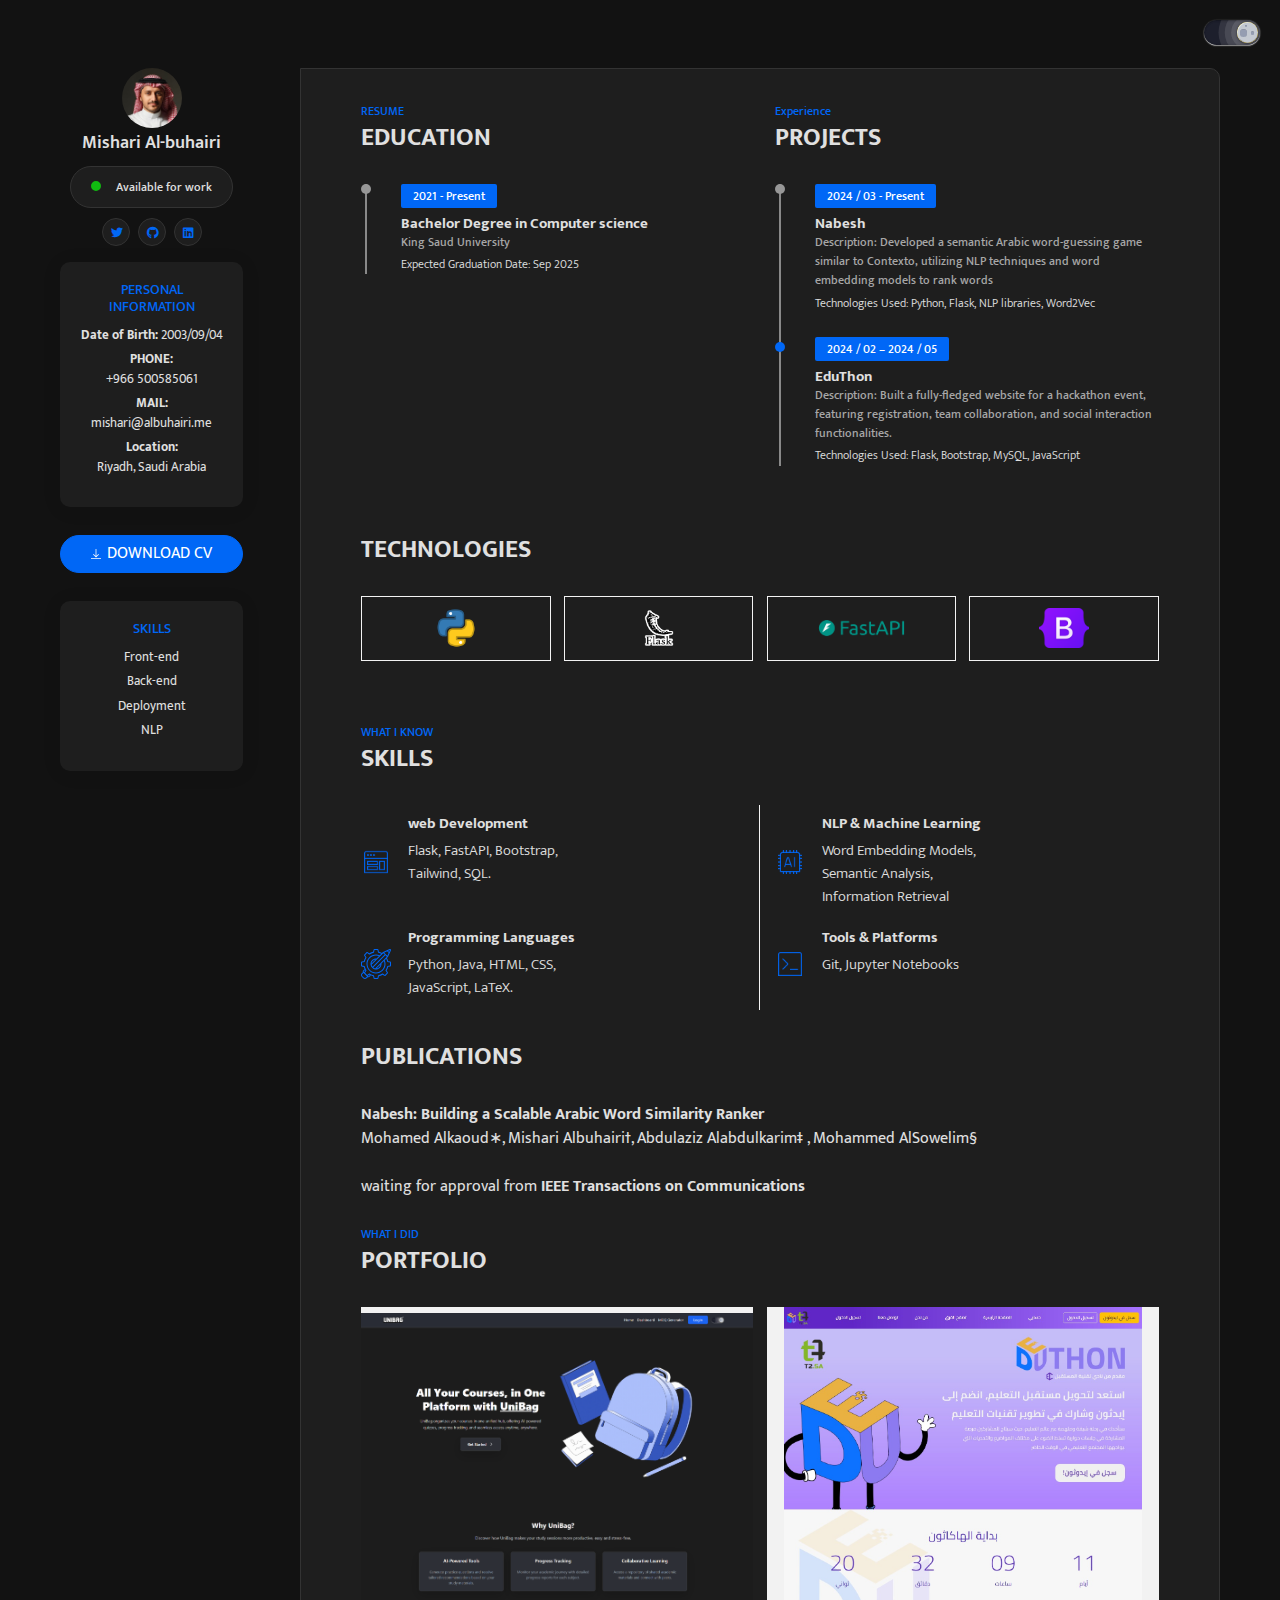
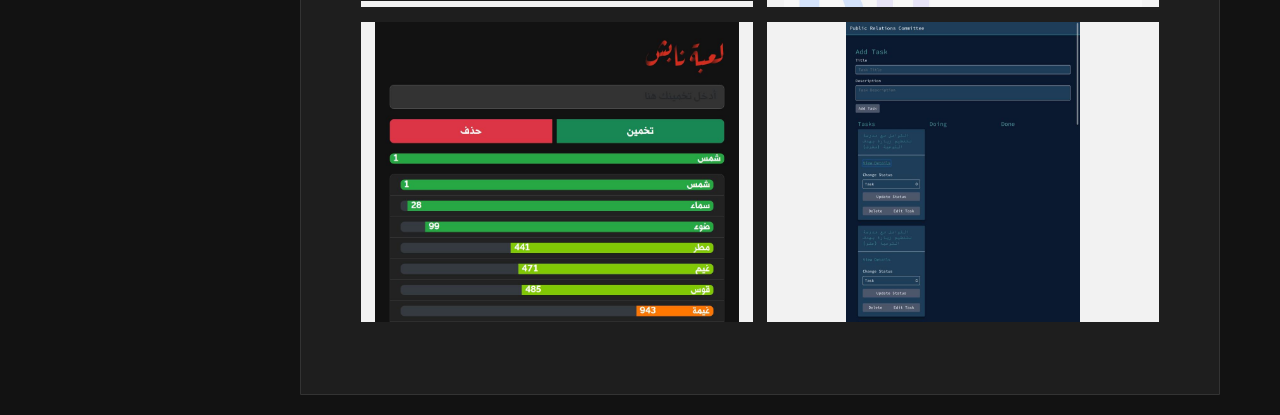
<file: index.html>
<!DOCTYPE html>
<html lang="en">

<head>
    <meta charset="UTF-8">
    <meta name="viewport" content="width=device-width, initial-scale=1.0">
    <meta http-equiv="X-UA-Compatible" content="ie=edge">
    <title>mishari's Resume</title>
    <link rel="icon" href="assets/images/cv.png" type="icon">
    <link href="https://fonts.googleapis.com/css?family=Mukta:300,400,500,600,700&display=swap" rel="stylesheet">
    <link rel="stylesheet" href="assets/vendors/@fortawesome/fontawesome-free/css/all.min.css">
    <link rel="stylesheet" href="assets/css/live-resume.css">
    <link rel="stylesheet" href="assets/vendors/@fortawesome/fontawesome-free/css/all.min.css">
    <link rel="stylesheet" href="assets/css/live-resume.css">
</head>


    

<body>
  
            <label class="theme-switch">
                <input type="checkbox" class="theme-switch__checkbox" style="position: absolute; right: 0; top: 10px;">
                <div class="theme-switch__container">
                <div class="theme-switch__clouds"></div>
                <div class="theme-switch__stars-container">
                  <svg xmlns="http://www.w3.org/2000/svg" viewBox="0 0 144 55" fill="none">
                    <path fill-rule="evenodd" clip-rule="evenodd" d="..." fill="currentColor"></path>
                  </svg>
                </div>
                <div class="theme-switch__circle-container">
                  <div class="theme-switch__sun-moon-container">
                    <div class="theme-switch__moon">
                      <div class="theme-switch__spot"></div>
                      <div class="theme-switch__spot"></div>
                      <div class="theme-switch__spot"></div>
                    </div>
                  </div>
                </div>
              </div>
            </label>
     
    
            <br>
            <br>

   
      
   
    <script>
  
      // Select the theme switch checkbox
const themeSwitch = document.querySelector('.theme-switch__checkbox');

// Set the default theme to dark if no saved theme exists
const savedTheme = localStorage.getItem('theme') || 'dark';
document.documentElement.setAttribute('data-theme', savedTheme);

// Sync the toggle button's state with the theme
// Flip the condition: checkbox is checked for "dark", unchecked for "light"
themeSwitch.checked = savedTheme === 'dark';

// Listen for changes to the toggle switch
themeSwitch.addEventListener('change', () => {
  const theme = themeSwitch.checked ? 'dark' : 'light'; // Match checkbox state
  document.documentElement.setAttribute('data-theme', theme);
  localStorage.setItem('theme', theme); // Save the user's preference
});

        
          </script>
    <!-- <header>


        <div class="  ml-auto mr-3 ml-md-0 mr-md-auto">
        </div>
        <nav class="collapsible-nav" id="collapsible-nav">


            <a href="/" class="nav-link active">RESUME</a>
            <a href="/portfolio/index.html" class="nav-link ">PORTFOLIO</a>
     
        </nav>
        <button class="btn btn-menu-toggle btn-white rounded-circle" data-toggle="collapsible-nav"
            data-target="collapsible-nav"><img src="assets/images/hamburger.svg" alt="hamburger"></button>
            data-target="collapsible-nav"><img src="assets/images/hamburger.svg" alt="hamburger"></button>

    </header> -->
    <div class="content-wrapper">
        
        <aside>
            <div class="profile-img-wrapper">
                <img src="assets/images/profile_pic_mini.jpg" alt="profile">
            </div>
            <h1 class="profile-name">Mishari Al-buhairi</h1>
            <div>




                <div class="text-center" style="text-align: center;">
                    <span class="badge badge-white badge-pill profile-designation" style="display: inline-flex; align-items: center; padding: 10px 20px; border-radius: 50px; ">
                        <!-- Pulsing Dot -->
                        <div id="holder" style="margin-right: 10px; position: relative; width: 15px; height: 12px;">
                            <div style="width: 10px; height: 10px; border: 5px solid #11ba11; border-radius: 30px; background-color: #00FF00; z-index: 10; position: absolute; left: 0px; top: 0px;"></div>
                            <div style="border: 10px solid #00FF00; background: transparent; border-radius: 60px; height: 50px; width: 50px; animation: pulse 3s ease-out infinite; position: absolute; top: -20px; left: -20px; z-index: 1; opacity: 0;"></div>
                        </div>
                        <!-- Text -->
                        <span>Available for work</span>
                    </span>
                </div>
                
                <!-- Pulsing Animation -->
                <style>
                @keyframes pulse {
                  0% {
                    transform: scale(0);
                    opacity: 0.0;
                  }
                  25% {
                    transform: scale(0);
                    opacity: 0.1;
                  }
                  50% {
                    transform: scale(0.1);
                    opacity: 0.3;
                  }
                  75% {
                    transform: scale(0.5);
                    opacity: 0.5;
                  }
                  100% {
                    transform: scale(1);
                    opacity: 0.0;
                  }
                }
                </style>
                
                
                
                
                
            
                


            
                
                




            </div>

            <nav class="social-links">
                <a href="https://x.com/misharibuhairi" class="social-link"><i class="fab fa-twitter"></i></a>
                <a href="https://github.com/misharii" class="social-link"><i class="fab fa-github"></i></a>
                <a href="https://www.linkedin.com/in/mishari-albuhari" class="social-link"><i class="fab fa-linkedin"></i></a>
            </nav>
            <div class="widget">
                <div class="widget card">
                    <div class="card-body">
                        <div class="widget-content">
                            <h5 class="widget-title card-title">Personal Information</h5>
                            <p><strong>Date of Birth:</strong> 2003/09/04</p>
                            <p><strong>PHONE:</strong><br>
                                 +966 500585061</p>
                            <p><strong>MAIL:</strong><br> mishari@albuhairi.me</p>
                            <p><strong>Location:</strong><br> Riyadh, Saudi Arabia</p>
                        </div>
                    </div>
                </div>
                
            
            
            <div>
                <a href="assets/resume/Mishari-resume.pdf" download="Mishari-resume.pdf">
                <a href="assets/resume/Mishari-resume.pdf" download="Mishari-resume.pdf">
                    <button class="btn btn-download-cv btn-primary rounded-pill">
                        <img src="assets/images/download.svg" alt="download" class="btn-img">DOWNLOAD CV</button>
                </a>
            </div>
            

            </div>
            <div class="widget card">
                <div class="card-body">
                    <div class="widget-content">
                        <h5 class="widget-title card-title">Skills</h5>
                        <p>Front-end</p>
                        <p>Back-end</p>
                        <p>Deployment</p>
                        <p>NLP</p>
                        <p></p>

                    </div>
                </div>
            </div>
        </aside>
        <main >
            <section class="resume-section ">
                <div class="row">
                    <div class="col-lg-6">
                        <h6 class="section-subtitle">RESUME</h6>
                        <h2 class="section-title">EDUCATION</h2>
                        <ul class="time-line">
                            <li class="time-line-item">
                                <span class="badge badge-primary">2021 - Present</span>
                                <h6 class="time-line-item-title">Bachelor Degree in Computer science</h6>
                                <p class="time-line-item-subtitle">King Saud University</p>
                                <p class="time-line-item-content"> Expected Graduation Date: Sep 2025</p>
                            </li>
                        
                        </ul>
                    </div>
                    <div class="col-lg-6">
                        <h6 class="section-subtitle">Experience</h6>
                        <h2 class="section-title">Projects</h2>
                        <ul class="time-line">
                            <li class="time-line-item">
                                <span class="badge badge-primary">2024 / 03 - Present</span>
                                <h6 class="time-line-item-title">Nabesh</h6>
                                <p class="time-line-item-subtitle">Description: Developed a semantic Arabic word-guessing game similar to Contexto, 
                                    utilizing NLP techniques and word embedding models to rank words</p>
                                <p class="time-line-item-content">Technologies Used: Python, Flask, NLP libraries, Word2Vec
                                </p>
                            </li>
                            <li class="time-line-item">
                                <span class="badge badge-primary"> 2024 / 02 – 2024 / 05  </span>
                                <h6 class="time-line-item-title"> EduThon</h6>
                                <p class="time-line-item-subtitle"> Description: Built a fully-fledged website for a hackathon event, featuring 
                                    registration, team collaboration, and social interaction functionalities.  </p>
                                <p class="time-line-item-content">
                                   
                                    
                                    Technologies Used: Flask, Bootstrap, MySQL, JavaScript
                                </p>
                            </li>
                         
                        </ul>
                    </div>
                </div>
            </section>
            <section class="clients-section">
                <!-- <h6 class="section-subtitle">Technologies</h6> -->
                <h2 class="section-title">Technologies</h2>
                <div class="client-logos-wrapper">

                    <div class="client-logo">
                        <img src="assets/images/python_icon.png" alt="logo" style="width: auto; height: auto;">
                    </div>

                    <div class="client-logo">
                        <img src="assets/images/flask_icon.png" alt="logo" style="width: auto; height: auto;">
                    </div>

                    <div class="client-logo">
                        <img src="assets/images/fastapi_icon.png" alt="logo" style="width: auto; height: auto;">
                    </div>

                    <div class="client-logo">
                        <img src="assets/images/Bootstrap_icon.png" alt="logo" style="width: auto; height: auto;">
                    </div>

             
                </div>
            </section>
            <section class="services-section">
                <h6 class="section-subtitle">WHAT I KNOW</h6>
                <h2 class="section-title">Skills</h2>
                <div class="row">
                    <div class="media service-card col-lg-6">
                        <div class="service-icon">
                            <img src="assets/images/web-design.png" width="24px" alt="target">
                        </div>
                        <div class="media-body">
                            <h5 class="service-title">web Development</h5>
                            <p class="service-description"> Flask, FastAPI, Bootstrap, Tailwind, SQL.
                            </p>
                        </div>
                    </div>
                    <div class="media service-card col-lg-6">
                        <div class="service-icon">
                            <img src="assets/images/microchip-ai.png" width="24px" alt="bulb"> 
                        </div>
                        <div class="media-body">
                            <h5 class="service-title"> NLP & Machine Learning  </h5>
                            <p class="service-description"> Word Embedding Models, Semantic Analysis, 
                                Information Retrieval
                            </p>
                        </div>
                    </div>
                    <div class="media service-card col-lg-6">
                        <div class="service-icon">
                            <img src="assets/images/002-development.svg" alt="development">
                        </div>
                        <div class="media-body">
                            <h5 class="service-title"> Programming Languages </h5>
                            <p class="service-description"> Python, Java, HTML, CSS, JavaScript, LaTeX.

                            </p>
                        </div>
                    </div>
                    <div class="media service-card col-lg-6">
                        <div class="service-icon">
                            <img src="assets/images/square-terminal.png" width="24px">
                        </div>
                        <div class="media-body">
                            <h5 class="service-title"> Tools & Platforms                            </h5>
                            <p class="service-description"> Git, Jupyter Notebooks

                            </p>
                        </div>
                    </div>
                </div>
            </section>
            <section class="achievements-section">
                <!-- <h6 class="section-subtitle">WHAT I DO</h6> -->
                <h2 class="section-title">Publications</h2>
                <div >
                    <!-- <div class="media achievement-card">
                        <img src="assets/images/puzzle.svg" alt="puzzle" class="achievement-card-icon">
                        <div class="media-body">
                            <h4 class="achievement-card-title">550+</h4>
                            <p class="achievement-card-description">COMPLETED PROJECTS</p>
                        </div>
                    </div>
                    <div class="media achievement-card">
                        <img src="assets/images/team.svg" alt="puzzle" class="achievement-card-icon">
                        <div class="media-body">
                            <h4 class="achievement-card-title">23K</h4>
                            <p class="achievement-card-description">HAPPY CLIENTS</p>
                        </div>
                    </div>
                    <div class="media achievement-card">
                        <img src="assets/images/trophy.svg" alt="puzzle" class="achievement-card-icon">
                        <div class="media-body">
                            <h4 class="achievement-card-title">55</h4>
                            <p class="achievement-card-description">AWARDS RECIEVED</p>
                        </div>
                    </div> -->
                   <strong > 
                    Nabesh: Building a Scalable Arabic Word Similarity Ranker<br></strong>
                    Mohamed Alkaoud∗, Mishari Albuhairi†, Abdulaziz Alabdulkarim‡ , Mohammed AlSowelim§
                     <br>

                 <!-- <h6>Second author in the paper</h6> -->
                 <br>
                    waiting for approval from <strong>IEEE Transactions on Communications</strong>
                </div>
            </section>
       
        <!-- </div> -->
        <section class="portfolio-section">

        <h6 class="section-subtitle">WHAT I DID</h6> 
        <h2 class="section-title">Portfolio</h2>
        <div class="portfolio-wrapper">
                    
            <a class="portfolio-item hover-box" href="https://unibag.ngrok.io">
                <img src="assets/images/unibag.png" alt="project" class="portfolio-item-img">
                <figcaption class="portfolio-item-details  overlay">
                    <h5 class="portfolio-item-title">UNIBAG</h5>
                    <p class="portfolio-item-description">AI-powered platform that streamlines your study process by organizing your materials, generating practice questions, and tracking your progress, And much more.</p>
                </figcaption>
            </a>
            
            <a class="portfolio-item hover-box" href="https://eduthon.sa">
                <img src="assets/images/eduthon_index.jpg" alt="project" class="portfolio-item-img">
                <figcaption class="portfolio-item-details overlay">
                    <h5 class="portfolio-item-title">EduThon Website</h5>
                    <p class="portfolio-item-description">Eduthon website where people can register and join and create teams for the contest and communicate together.</p>
                </figcaption>
            </a>

            <a class="portfolio-item hover-box" href="nabesh.xyz">
                <img src="assets/images/nabesh_ui.jpg" alt="project" class="portfolio-item-img">
                <figcaption class="portfolio-item-details overlay">
                    <h5 class="portfolio-item-title">Nabesh game</h5>
                    <p class="portfolio-item-description">Arabic word Similarity game AI-powered ranking system similar to Contexto by NYtimes</p>
                </figcaption>
            </a>

            <a class="portfolio-item hover-box">
                <img src="assets/images/task_app.jpg" alt="project" class="portfolio-item-img">
                <figcaption class="portfolio-item-details overlay">
                    <h5 class="portfolio-item-title">Task managment</h5>
                    <p class="portfolio-item-description">a Task managment app similar to Trello and was there to acomdate the need to manages tasks for cyber security club in King saud University insted of paid apps like trello</p>
                </figcaption>
            </a>

          
        </section>
    </section>
</main>
</div>

    </div>
        
        </main>
    </div>
    <script src="assets/vendors/jquery/dist/jquery.min.js"></script>
    <script src="assets/vendors/@popperjs/core/dist/umd/popper-base.min.js"></script>
    <script src="assets/vendors/bootstrap/dist/js/bootstrap.min.js"></script>
    <script src="assets/js/live-resume.js"></script>
    <script src="assets/vendors/entry/jq.entry.min.js"></script>
</body>

</html>
</file>
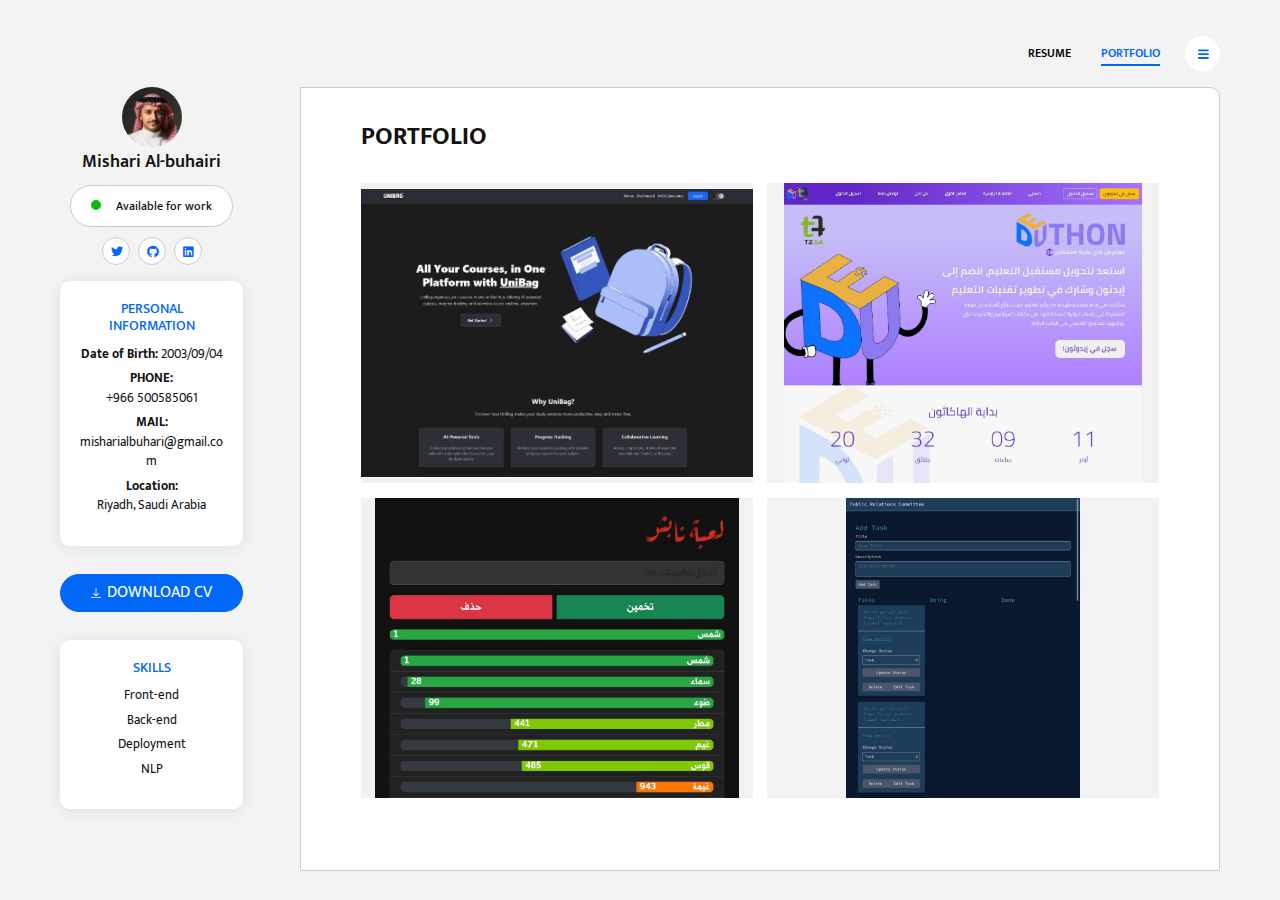
<file: portfolio/index.html>
<!DOCTYPE html>
<html lang="en">

<head>
    <meta charset="UTF-8">
    <meta name="viewport" content="width=device-width, initial-scale=1.0">
    <meta http-equiv="X-UA-Compatible" content="ie=edge">
    <title>Portfolio</title>
    <link rel="icon" href="../assets/images/cv.png" type="icon">
    <link href="https://fonts.googleapis.com/css?family=Mukta:300,400,500,600,700&display=swap" rel="stylesheet">
    <link rel="stylesheet" href="../assets/vendors/@fortawesome/fontawesome-free/css/all.min.css">
    <link rel="stylesheet" href="../assets/css/live-resume.css">
</head>

<body>
    <header>
        <div class=" ml-auto mr-3 ml-md-0 mr-md-auto">
        </div>
        <nav class="collapsible-nav" id="collapsible-nav">


            <a href="/" class="nav-link ">RESUME</a>
            <!-- <a href="resume.html" class="nav-link "></a> -->
            <a href="/portfolio" class="nav-link active ">PORTFOLIO</a>
     
        </nav>
        <button class="btn btn-menu-toggle btn-white rounded-circle" data-toggle="collapsible-nav"
            data-target="collapsible-nav"><img src="../assets/images/hamburger.svg" alt="hamburger"></button>

    </header>
    <div class="content-wrapper">
        <aside>
            <div class="profile-img-wrapper">
                <img src="../assets/images/profile_pic_mini.jpg" alt="profile">
            </div>
            <h1 class="profile-name">Mishari Al-buhairi</h1>
            <div>




                <div class="text-center" style="text-align: center;">
                    <span class="badge badge-white badge-pill profile-designation" style="display: inline-flex; align-items: center; padding: 10px 20px; border-radius: 50px; background-color: #fff; border: 1px solid #ccc;">
                        <!-- Pulsing Dot -->
                        <div id="holder" style="margin-right: 10px; position: relative; width: 15px; height: 12px;">
                            <div style="width: 10px; height: 10px; border: 5px solid #11ba11; border-radius: 30px; background-color: #00FF00; z-index: 10; position: absolute; left: 0px; top: 0px;"></div>
                            <div style="border: 10px solid #00FF00; background: transparent; border-radius: 60px; height: 50px; width: 50px; animation: pulse 3s ease-out infinite; position: absolute; top: -20px; left: -20px; z-index: 1; opacity: 0;"></div>
                        </div>
                        <!-- Text -->
                        <span>Available for work</span>
                    </span>
                </div>
                
                <!-- Pulsing Animation -->
                <style>
                @keyframes pulse {
                  0% {
                    transform: scale(0);
                    opacity: 0.0;
                  }
                  25% {
                    transform: scale(0);
                    opacity: 0.1;
                  }
                  50% {
                    transform: scale(0.1);
                    opacity: 0.3;
                  }
                  75% {
                    transform: scale(0.5);
                    opacity: 0.5;
                  }
                  100% {
                    transform: scale(1);
                    opacity: 0.0;
                  }
                }
                </style>
                
                
                
                
                
            
                


            
                
                




            </div>

            <nav class="social-links">
                <a href="https://x.com/misharibuhairi" class="social-link"><i class="fab fa-twitter"></i></a>
                <a href="https://github.com/misharii" class="social-link"><i class="fab fa-github"></i></a>
                <a href="https://www.linkedin.com/in/mishari-albuhari" class="social-link"><i class="fab fa-linkedin"></i></a>
            </nav>
            <div class="widget">
                <div class="widget card">
                    <div class="card-body">
                        <div class="widget-content">
                            <h5 class="widget-title card-title">Personal Information</h5>
                            <p><strong>Date of Birth:</strong> 2003/09/04</p>
                            <p><strong>PHONE:</strong><br>
                                 +966 500585061</p>
                            <p><strong>MAIL:</strong><br> misharialbuhari@gmail.com</p>
                            <p><strong>Location:</strong><br> Riyadh, Saudi Arabia</p>
                        </div>
                    </div>
                </div>
                
            
            
            <div>
                <a href="../assets/resume/Mishari-resume.pdf" download="Mishari-resume.pdf">
                    <button class="btn btn-download-cv btn-primary rounded-pill">
                        <img src="../assets/images/download.svg" alt="download" class="btn-img">DOWNLOAD CV</button>
                </a>
            </div>
            

            </div>
            <div class="widget card">
                <div class="card-body">
                    <div class="widget-content">
                        <h5 class="widget-title card-title">Skills</h5>
                        <p>Front-end</p>
                        <p>Back-end</p>
                        <p>Deployment</p>
                        <p>NLP</p>
                        <p></p>

                    </div>
                </div>
            </div>
        </aside>
        <main>
            <section class="portfolio-section">
                <h2 class="section-title">PORTFOLIO</h2>
                
                <div class="portfolio-wrapper">
                    
                    <a class="portfolio-item hover-box" href="https://unibag.ngrok.io">
                        <img src="../assets/images/unibag.png" alt="project" class="portfolio-item-img">
                        <figcaption class="portfolio-item-details  overlay">
                            <h5 class="portfolio-item-title">UNIBAG</h5>
                            <p class="portfolio-item-description">AI-powered platform that streamlines your study process by organizing your materials, generating practice questions, and tracking your progress, And much more.</p>
                        </figcaption>
                    </a>
                    
                    <a class="portfolio-item hover-box" href="https://eduthon.sa">
                        <img src="../assets/images/eduthon_index.jpg" alt="project" class="portfolio-item-img">
                        <figcaption class="portfolio-item-details overlay">
                            <h5 class="portfolio-item-title">EduThon Website</h5>
                            <p class="portfolio-item-description">Eduthon website where people can register and join and create teams for the contest and communicate together.</p>
                        </figcaption>
                    </a>

                    <a class="portfolio-item hover-box" href="nabesh.xyz">
                        <img src="../assets/images/nabesh_ui.jpg" alt="project" class="portfolio-item-img">
                        <figcaption class="portfolio-item-details overlay">
                            <h5 class="portfolio-item-title">Nabesh game</h5>
                            <p class="portfolio-item-description">Arabic word Similarity game AI-powered ranking system similar to Contexto by NYtimes</p>
                        </figcaption>
                    </a>

                    <a class="portfolio-item hover-box">
                        <img src="../assets/images/task_app.jpg" alt="project" class="portfolio-item-img">
                        <figcaption class="portfolio-item-details overlay">
                            <h5 class="portfolio-item-title">Task managment</h5>
                            <p class="portfolio-item-description">a Task managment app similar to Trello and was there to acomdate the need to manages tasks for cyber security club in King saud University insted of paid apps like trello</p>
                        </figcaption>
                    </a>

<!--                     
                    <figure class="portfolio-item hover-box">
                        <img src="../assets/images/img_5.png" alt="project" class="portfolio-item-img">
                        <figcaption class="portfolio-item-details overlay">
                            <h5 class="portfolio-item-title">PROJECT 05</h5>
                            <p class="portfolio-item-description">Branding, Photography</p>
                        </figcaption>
                    </figure>
                    <figure class="portfolio-item hover-box">
                        <img src="../assets/images/img_6.png" alt="project" class="portfolio-item-img">
                        <figcaption class="portfolio-item-details overlay">
                            <h5 class="portfolio-item-title">PROJECT 06</h5>
                            <p class="portfolio-item-description">Branding, Photography</p>
                        </figcaption>
                    </figure>
                    <figure class="portfolio-item hover-box">
                        <img src="../assets/images/img_7.png" alt="project" class="portfolio-item-img">
                        <figcaption class="portfolio-item-details overlay">
                            <h5 class="portfolio-item-title">PROJECT 07</h5>
                            <p class="portfolio-item-description">Branding, Photography</p>
                        </figcaption>
                    </figure>
                    <figure class="portfolio-item hover-box">
                        <img src="../assets/images/img_8.png" alt="project" class="portfolio-item-img">
                        <figcaption class="portfolio-item-details overlay">
                            <h5 class="portfolio-item-title">PROJECT 08</h5>
                            <p class="portfolio-item-description">Branding, Photography</p>
                        </figcaption>
                    </figure>
                </div>

            </section> -->
        </main>
    </div>
    <script src="../assets/vendors/jquery/dist/jquery.min.js"></script>
    <script src="../assets/vendors/@popperjs/core/dist/umd/popper-base.min.js"></script>
    <script src="../assets/vendors/bootstrap/dist/js/bootstrap.min.js"></script>
    <script src="../assets/vendors/entry/jq.entry.min.js"></script>
    <script src="../assets/js/live-resume.js"></script>
</body>

</html>
</file>
